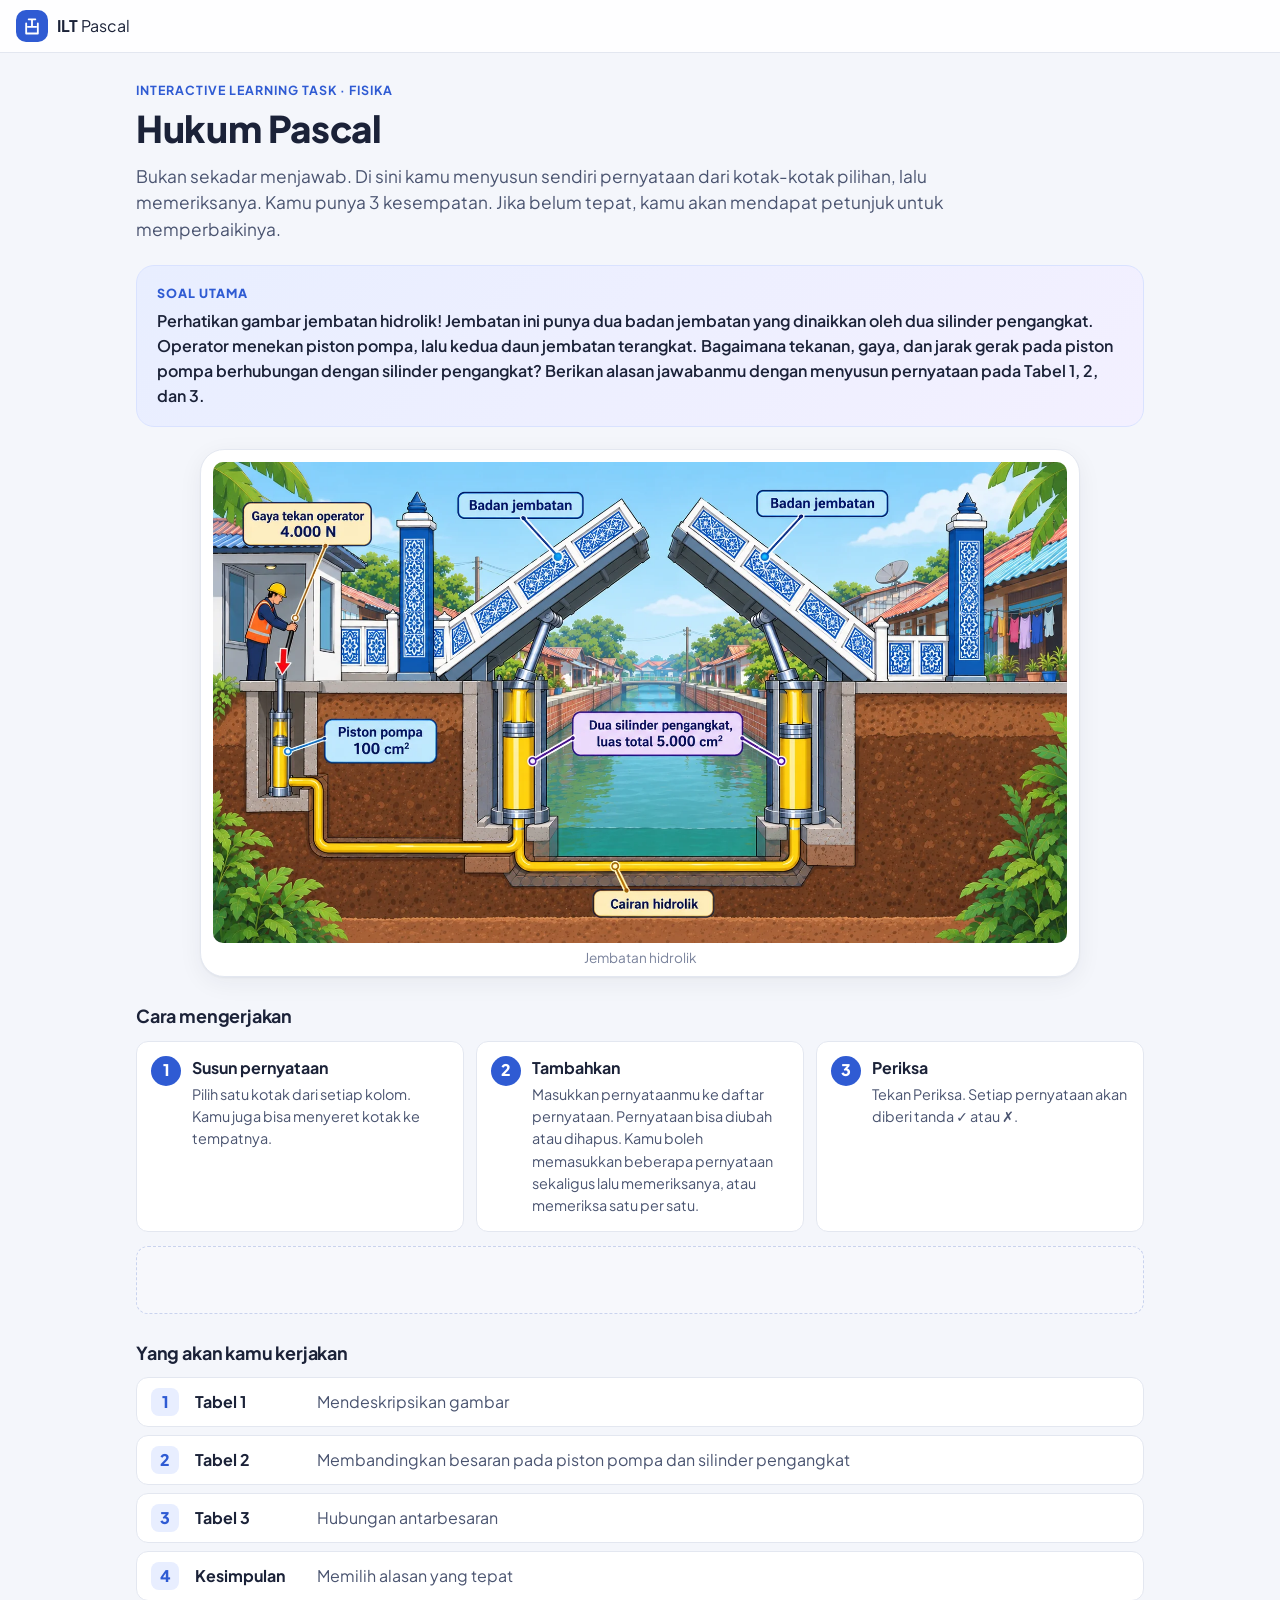
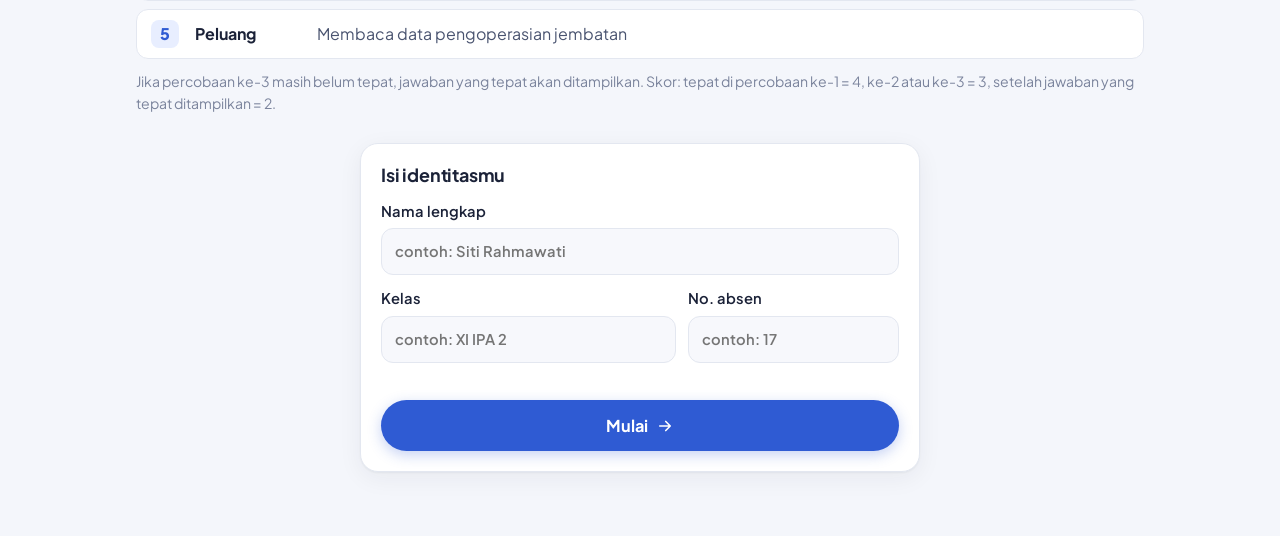
<file: index.html>
<!doctype html>
<html lang="id">
<head>
  <meta charset="utf-8">
  <meta name="viewport" content="width=device-width, initial-scale=1, viewport-fit=cover">
  <title>ILT Hukum Pascal</title>
  <meta name="description" content="Interactive Learning Task: menyusun alasan tentang Hukum Pascal pada jembatan hidrolik.">
  <meta name="theme-color" content="#2f5bd3">
  <link rel="icon" href="data:image/svg+xml,%3Csvg xmlns='http://www.w3.org/2000/svg' viewBox='0 0 32 32'%3E%3Crect width='32' height='32' rx='8' fill='%232f5bd3'/%3E%3Cpath d='M8 13v12h16V13' fill='none' stroke='%23fff' stroke-width='3' stroke-linecap='round' stroke-linejoin='round'/%3E%3Cpath d='M11 18h10M16 18V7M12 7h8' fill='none' stroke='%23f5c451' stroke-width='3' stroke-linecap='round'/%3E%3C/svg%3E">
  <link rel="preconnect" href="https://fonts.googleapis.com">
  <link rel="preconnect" href="https://fonts.gstatic.com" crossorigin>
  <link href="https://fonts.googleapis.com/css2?family=Plus+Jakarta+Sans:wght@400;500;600;700;800&display=swap" rel="stylesheet">
  <link rel="stylesheet" href="assets/css/style.css">
  <link rel="preload" as="image" href="assets/img/jembatan.webp">
</head>
<body>
  <div id="app"><noscript>Aktifkan JavaScript untuk mengerjakan tugas ini.</noscript></div>
  <script src="assets/js/config.js"></script>
  <script src="assets/js/content.js"></script>
  <script src="assets/js/app.js"></script>
</body>
</html>
</file>
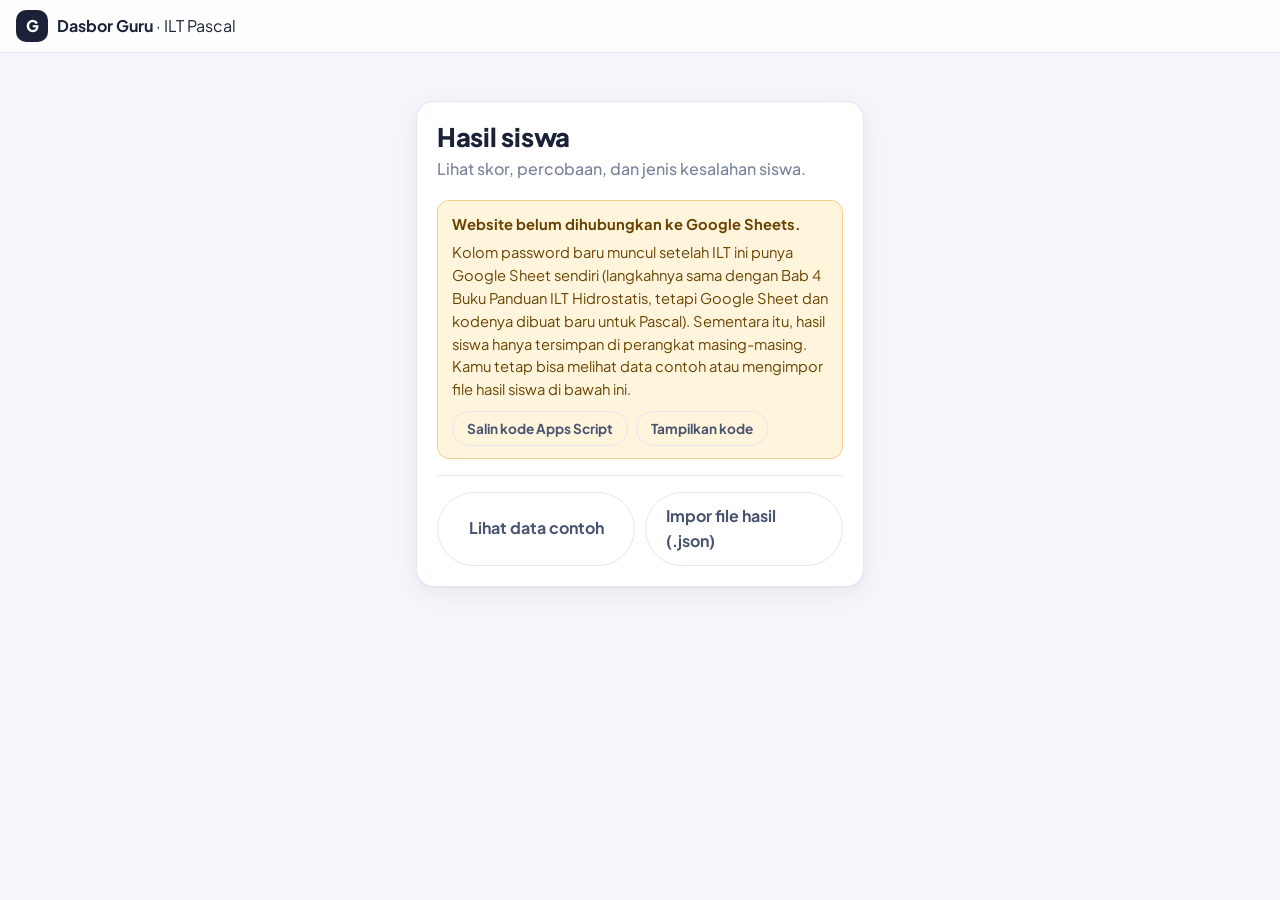
<file: guru.html>
<!doctype html>
<html lang="id">
<head>
  <meta charset="utf-8">
  <meta name="viewport" content="width=device-width, initial-scale=1, viewport-fit=cover">
  <title>Dasbor Guru ILT Pascal</title>
  <meta name="description" content="Dasbor guru untuk hasil ILT Hukum Pascal.">
  <meta name="robots" content="noindex">
  <meta name="theme-color" content="#2f5bd3">
  <link rel="icon" href="data:image/svg+xml,%3Csvg xmlns='http://www.w3.org/2000/svg' viewBox='0 0 32 32'%3E%3Crect width='32' height='32' rx='8' fill='%231b2238'/%3E%3Cpath d='M8 13v12h16V13' fill='none' stroke='%23fff' stroke-width='3' stroke-linecap='round' stroke-linejoin='round'/%3E%3Cpath d='M11 18h10M16 18V7M12 7h8' fill='none' stroke='%23f5c451' stroke-width='3' stroke-linecap='round'/%3E%3C/svg%3E">
  <link rel="preconnect" href="https://fonts.googleapis.com">
  <link rel="preconnect" href="https://fonts.gstatic.com" crossorigin>
  <link href="https://fonts.googleapis.com/css2?family=Plus+Jakarta+Sans:wght@400;500;600;700;800&display=swap" rel="stylesheet">
  <link rel="stylesheet" href="assets/css/style.css">
  <link rel="stylesheet" href="assets/css/guru.css">
</head>
<body class="guru">
  <div id="app"></div>
  <script src="assets/js/config.js"></script>
  <script src="assets/js/content.js"></script>
  <script src="assets/js/guru.js"></script>
</body>
</html>
</file>
<file: assets/css/style.css>
/* ILT Hukum Pascal */
:root {
  --bg: #f4f6fb;
  --surface: #ffffff;
  --surface-2: #f7f8fc;
  --ink: #1b2238;
  --ink-2: #4a5470;
  --muted: #7a839c;
  --line: #e3e7f0;
  --primary: #2f5bd3;
  --primary-ink: #ffffff;
  --primary-soft: #e8eeff;
  --gold: #f6d77e;
  --ok: #15803d;
  --ok-soft: #e6f6ec;
  --bad: #c2362f;
  --bad-soft: #fdecea;
  --hint: #9a5b00;
  --hint-soft: #fff4dc;
  --radius: 18px;
  --radius-sm: 12px;
  --shadow: 0 1px 2px rgba(27, 34, 56, .05), 0 6px 24px rgba(27, 34, 56, .06);
  --font: "Plus Jakarta Sans", system-ui, -apple-system, "Segoe UI", sans-serif;
  color-scheme: light;
}

* { box-sizing: border-box; }
html { -webkit-text-size-adjust: 100%; scroll-padding-top: calc(var(--topbar-h, 60px) + var(--dock-h, 0px) + 12px); }
body {
  margin: 0;
  background: var(--bg);
  color: var(--ink);
  font-family: var(--font);
  font-size: 16px;
  line-height: 1.55;
  min-height: 100vh;
}
body.noscroll { overflow: hidden; }
h1, h2, h3 { line-height: 1.2; margin: 0; letter-spacing: -0.01em; }
h1 { font-size: clamp(1.6rem, 4.5vw, 2.3rem); font-weight: 800; }
h2 { font-size: 1.12rem; font-weight: 700; }
h3 { font-size: 1rem; font-weight: 700; }
p { margin: 0; }
button { font: inherit; color: inherit; cursor: pointer; }
button:disabled { cursor: not-allowed; }
svg { display: block; }
.muted { color: var(--muted); font-weight: 500; }
.grow { flex: 1; }
:focus-visible { outline: 3px solid color-mix(in srgb, var(--primary) 55%, transparent); outline-offset: 2px; border-radius: 10px; }

/* ---------- buttons ---------- */
.btn-primary, .btn-ghost, .btn-danger {
  display: inline-flex; align-items: center; justify-content: center; gap: 8px;
  border-radius: 999px; border: 0; padding: 11px 20px; font-weight: 700;
  transition: transform .12s ease, background .15s ease, box-shadow .15s ease, opacity .15s;
  min-height: 44px;
}
.btn-primary { background: var(--primary); color: var(--primary-ink); box-shadow: 0 4px 14px rgba(47, 91, 211, .28); }
.btn-primary:hover:not(:disabled) { transform: translateY(-1px); box-shadow: 0 6px 18px rgba(47, 91, 211, .35); }
.btn-primary:active:not(:disabled) { transform: translateY(0) scale(.98); }
.btn-primary:disabled { opacity: .45; box-shadow: none; }
.btn-primary svg, .btn-ghost svg { width: 18px; height: 18px; }
.btn-primary.big { padding: 13px 26px; font-size: 1.02rem; }
.btn-ghost { background: transparent; color: var(--ink-2); border: 1.5px solid var(--line); }
.btn-ghost:hover:not(:disabled) { background: var(--surface-2); border-color: #cfd5e3; }
.btn-ghost:disabled { opacity: .45; }
.btn-ghost.small { min-height: 34px; padding: 6px 14px; font-size: .85rem; }
.btn-danger { background: var(--bad); color: #fff; }
.icon-btn {
  width: 36px; height: 36px; display: inline-grid; place-items: center;
  border: 0; background: transparent; border-radius: 10px; color: var(--muted);
}
.icon-btn:hover { background: var(--surface-2); color: var(--ink); }
.icon-btn svg { width: 18px; height: 18px; }
.row-actions { display: flex; gap: 10px; justify-content: flex-end; flex-wrap: wrap; margin-top: 14px; }

/* ---------- top bar ---------- */
.topbar {
  position: sticky; top: 0; z-index: 20;
  display: flex; align-items: center; gap: 16px;
  padding: 10px max(16px, env(safe-area-inset-left));
  background: color-mix(in srgb, var(--surface) 88%, transparent);
  backdrop-filter: blur(10px);
  border-bottom: 1px solid var(--line);
}
.brand { display: flex; align-items: center; gap: 9px; font-size: 1rem; white-space: nowrap; }
.brand-mark { width: 32px; height: 32px; border-radius: 10px; background: var(--primary); color: #fff; display: grid; place-items: center; }
.brand-mark svg { width: 20px; height: 20px; }
.stepper { flex: 1; display: flex; justify-content: center; gap: 6px; list-style: none; margin: 0; padding: 0; min-width: 0; }
.step { display: flex; align-items: center; gap: 7px; padding: 5px 11px 5px 5px; border-radius: 999px; color: var(--muted); font-size: .85rem; font-weight: 600; white-space: nowrap; }
.step-n { width: 24px; height: 24px; border-radius: 50%; display: grid; place-items: center; background: var(--surface-2); border: 1.5px solid var(--line); font-size: .78rem; }
.step-n svg { width: 14px; height: 14px; }
.step.current { background: var(--primary-soft); color: var(--primary); }
.step.current .step-n { background: var(--primary); color: #fff; border-color: var(--primary); }
.step.done { color: var(--ok); }
.step.done .step-n { background: var(--ok); border-color: var(--ok); color: #fff; }
.top-right { display: flex; align-items: center; gap: 10px; }
.progress { height: 4px; background: var(--line); }
.progress span { display: block; height: 100%; background: linear-gradient(90deg, var(--primary), #5b8cff); transition: width .5s ease; }

/* ---------- cards ---------- */
.card { background: var(--surface); border: 1px solid var(--line); border-radius: var(--radius); padding: 20px; box-shadow: var(--shadow); }
.card + .card, .card + .next-bar, .feedback + .card { margin-top: 16px; }
.card-head { display: flex; align-items: center; justify-content: space-between; gap: 10px; margin-bottom: 10px; }
.count { min-width: 28px; height: 28px; padding: 0 8px; border-radius: 999px; background: var(--primary-soft); color: var(--primary); font-weight: 800; display: grid; place-items: center; font-size: .85rem; }
.eyebrow { font-size: .78rem; font-weight: 700; letter-spacing: .08em; text-transform: uppercase; color: var(--primary); margin-bottom: 6px; }
.lead { color: var(--ink-2); margin-top: 8px; font-size: 1.02rem; }
.note { color: var(--muted); font-size: .88rem; margin-top: 12px; }

/* ---------- intro ---------- */
.intro { max-width: 1040px; margin: 0 auto; padding: 28px 16px 64px; display: grid; gap: 28px; }
.hero { display: grid; grid-template-columns: 1fr; gap: 22px; }
.hero-sub { color: var(--ink-2); font-size: 1.08rem; margin-top: 12px; max-width: 70ch; }
.question-card { margin-top: 22px; background: linear-gradient(135deg, var(--primary-soft), #f3f0ff); border: 1px solid #d9e2ff; border-radius: var(--radius); padding: 18px 20px; }
.qc-label { font-size: .78rem; font-weight: 800; text-transform: uppercase; letter-spacing: .08em; color: var(--primary); margin-bottom: 6px; }
.question-card p { font-weight: 600; }
.hero-fig { margin: 0; background: var(--surface); border: 1px solid var(--line); border-radius: 24px; padding: 12px 12px 8px; box-shadow: var(--shadow); max-width: 880px; width: 100%; justify-self: center; }
.hero-fig figcaption { text-align: center; color: var(--muted); font-size: .85rem; padding-top: 4px; }
.how h2, .plan h2 { margin-bottom: 14px; }
.how-steps { list-style: none; padding: 0; margin: 0; display: grid; grid-template-columns: repeat(3, 1fr); gap: 12px; }
.how-steps li { background: var(--surface); border: 1px solid var(--line); border-radius: var(--radius-sm); padding: 14px; display: flex; gap: 11px; align-items: flex-start; }
.how-steps p { color: var(--ink-2); font-size: .9rem; margin-top: 2px; }
.how-n { flex: none; width: 30px; height: 30px; border-radius: 50%; background: var(--primary); color: #fff; font-weight: 800; display: grid; place-items: center; }
.demo { margin-top: 14px; display: flex; gap: 8px; align-items: center; flex-wrap: wrap; padding: 14px; border: 1.5px dashed #c9d3ee; border-radius: var(--radius-sm); background: var(--surface-2); }
.demo-chip { padding: 7px 13px; border-radius: 10px; background: var(--surface); border: 1.5px solid var(--primary); color: var(--primary); font-weight: 700; font-size: .9rem; opacity: 0; animation: demoIn 6s infinite; }
.demo-chip.c2 { animation-delay: .5s; }
.demo-chip.c3 { animation-delay: 1s; }
.demo-check { width: 30px; height: 30px; border-radius: 50%; background: var(--ok); color: #fff; display: grid; place-items: center; opacity: 0; animation: demoIn 6s infinite 1.6s; }
.demo-check svg { width: 18px; height: 18px; }
@keyframes demoIn { 0% { opacity: 0; transform: translateY(8px); } 8%, 80% { opacity: 1; transform: none; } 92%, 100% { opacity: 0; } }
.plan-list { list-style: none; padding: 0; margin: 0; display: grid; gap: 8px; }
.plan-list li { display: grid; grid-template-columns: 32px 110px 1fr; gap: 12px; align-items: center; background: var(--surface); border: 1px solid var(--line); border-radius: var(--radius-sm); padding: 10px 14px; }
.plan-list span { color: var(--ink-2); }
.plan-n { width: 28px; height: 28px; border-radius: 8px; background: var(--primary-soft); color: var(--primary) !important; font-weight: 800; display: grid; place-items: center; }
.start { max-width: 560px; width: 100%; justify-self: center; }
.start h2 { margin-bottom: 14px; }
form label { display: grid; gap: 6px; font-weight: 600; font-size: .92rem; margin-bottom: 12px; }
input {
  font: inherit; color: var(--ink); width: 100%;
  border: 1.5px solid var(--line); background: var(--surface-2);
  border-radius: var(--radius-sm); padding: 11px 13px; transition: border-color .15s, background .15s;
}
input:focus { outline: none; border-color: var(--primary); background: var(--surface); }
.row2 { display: grid; grid-template-columns: 1.4fr 1fr; gap: 12px; }
.form-err { color: var(--bad); font-weight: 600; font-size: .9rem; min-height: 1.2em; margin-bottom: 8px; }
.start .btn-primary { width: 100%; }

/* ---------- task layout ---------- */
.layout { max-width: 1180px; margin: 0 auto; padding: 22px 16px 96px; display: grid; grid-template-columns: 410px minmax(0, 1fr); gap: 24px; align-items: start; }
.side { position: sticky; top: 76px; display: grid; gap: 14px; }
.fig-card { padding: 14px 14px 10px; }
.fig-foot { display: flex; align-items: center; justify-content: space-between; gap: 10px; margin-top: 8px; }
.fig-cap { font-size: .8rem; color: var(--muted); }
.task-head { margin-bottom: 18px; }
.task-head .question-card { margin-top: 12px; padding: 12px 16px; border-radius: var(--radius-sm); }
.task-head .question-card p { font-size: .95rem; }
.notes h3 { margin-bottom: 8px; }
.notes details { border-top: 1px solid var(--line); padding: 8px 0 4px; }
.notes summary { font-weight: 700; font-size: .88rem; color: var(--ink-2); cursor: pointer; }
.notes ul { list-style: none; padding: 0; margin: 6px 0 0; display: grid; gap: 5px; }
.notes li { display: flex; gap: 7px; font-size: .84rem; color: var(--ink-2); }
.notes li svg { flex: none; width: 15px; height: 15px; color: var(--ok); margin-top: 3px; }

/* ---------- gambar jembatan hidrolik ---------- */
.bridge { position: relative; container-type: inline-size; line-height: 0; }
.bridge img { display: block; width: 100%; height: auto; border-radius: 10px; }
/* cincin sorotan pada bagian yang dipilih siswa */
.fig-mark { position: absolute; z-index: 1; width: 11cqw; height: 11cqw; transform: translate(-50%, -50%); border-radius: 50%; border: 3px solid #e11d48; box-shadow: 0 0 0 2px #fff, inset 0 0 0 2px #fff; opacity: 0; pointer-events: none; transition: opacity .15s; }
.fig-mark::after { content: ""; position: absolute; inset: -3px; border-radius: 50%; border: 3px solid #e11d48; opacity: 0; }
.hl-operator .fig-mark-operator, .hl-piston .fig-mark-piston, .hl-silinder .fig-mark-silinder, .hl-badan .fig-mark-badan { opacity: 1; }
.hl-operator .fig-mark-operator::after, .hl-piston .fig-mark-piston::after, .hl-silinder .fig-mark-silinder::after, .hl-badan .fig-mark-badan::after { animation: ping 1.4s ease-out infinite; }
@keyframes ping { 0% { transform: scale(1); opacity: .9; } 100% { transform: scale(1.7); opacity: 0; } }
/* label besar, hanya saat gambar tampil kecil supaya tulisannya tetap terbaca */
.fig-lb { display: none; position: absolute; transform: translate(-50%, -50%); background: #fff; color: var(--ink); border: 1px solid #94a3c4; border-radius: 4px; padding: 2px 4px; font-size: clamp(9px, 2.95cqw, 12px); font-weight: 800; line-height: 1.12; text-align: center; white-space: nowrap; pointer-events: none; }
@container (max-width: 560px) { .fig-lb { display: block; } }

/* ---------- builder ---------- */
.tip { color: var(--ink-2); font-size: .9rem; background: var(--surface-2); border-radius: var(--radius-sm); padding: 10px 12px; margin-bottom: 14px; }
.tip-toggle { display: none; }
.strip {
  display: flex; flex-wrap: wrap; align-items: center; gap: 8px;
  min-height: 64px; padding: 12px; border-radius: var(--radius-sm);
  border: 2px dashed #cdd6ec; background: #fbfcff; transition: border-color .2s, background .2s;
}
.strip.ready { border-style: solid; border-color: var(--primary); background: var(--primary-soft); }
.slot { border-radius: 10px; padding: 8px 12px; font-weight: 700; font-size: .93rem; min-height: 40px; display: inline-flex; align-items: center; }
.slot.empty { border: 1.5px dashed #b9c4e0; color: var(--muted); background: var(--surface); font-weight: 600; font-style: italic; }
.slot.filled { border: 0; background: var(--primary); color: #fff; animation: pop .25s ease; }
.slot.filled:hover { background: #2448b0; }
.slot.drop-ok { border-color: var(--primary); background: var(--primary-soft); }
.slot.drop-over { transform: scale(1.06); box-shadow: 0 0 0 3px rgba(47, 91, 211, .25); }
.word { font-weight: 600; color: var(--ink-2); padding: 0 2px; }
.word.auto { background: #eef1f8; border-radius: 8px; padding: 6px 10px; color: var(--ink); }
.word.auto.ph { color: var(--muted); font-style: italic; }
.groups { display: grid; grid-template-columns: repeat(auto-fit, minmax(190px, 1fr)); gap: 14px; margin-top: 16px; }
.group-label { display: flex; align-items: center; gap: 7px; font-size: .78rem; font-weight: 800; text-transform: uppercase; letter-spacing: .06em; color: var(--muted); margin-bottom: 8px; }
.group-label span { width: 20px; height: 20px; border-radius: 6px; background: var(--surface-2); border: 1px solid var(--line); display: grid; place-items: center; font-size: .72rem; color: var(--ink-2); }
.chips { display: flex; flex-direction: column; gap: 7px; }
.chip {
  text-align: left; border: 1.5px solid var(--line); background: var(--surface);
  border-radius: 10px; padding: 9px 12px; font-weight: 600; font-size: .92rem; line-height: 1.3;
  transition: border-color .15s, background .15s, transform .1s, color .15s;
  touch-action: manipulation;
}
.chip:hover:not(:disabled) { border-color: var(--primary); color: var(--primary); }
.chip:active:not(:disabled) { transform: scale(.98); }
.chip.on { background: var(--primary); border-color: var(--primary); color: #fff; }
.chip:disabled { opacity: .35; text-decoration: line-through; }
.chip[draggable="true"] { cursor: grab; }

/* ---------- answer list ---------- */
.items { list-style: none; padding: 0; margin: 0; display: grid; gap: 8px; }
.item { display: flex; align-items: center; gap: 11px; padding: 9px 9px 9px 11px; border-radius: var(--radius-sm); border: 1.5px solid var(--line); background: var(--surface-2); transition: background .2s, border-color .2s; }
.item.ok { background: var(--ok-soft); border-color: #b9e3c7; }
.item.bad { background: var(--bad-soft); border-color: #f2c2bd; }
.item.just-added { animation: slideIn .35s ease; }
.item-badge { flex: none; width: 28px; height: 28px; border-radius: 50%; display: grid; place-items: center; background: var(--surface); border: 1.5px solid var(--line); font-weight: 800; font-size: .8rem; color: var(--muted); }
.item.ok .item-badge { background: var(--ok); color: #fff; border-color: var(--ok); }
.item.bad .item-badge { background: var(--bad); color: #fff; border-color: var(--bad); }
.item-badge svg { width: 16px; height: 16px; }
.item-text { flex: 1; font-weight: 600; }
.item-act { display: flex; flex: none; }
.empty-note { color: var(--muted); font-size: .92rem; padding: 6px 2px; }

/* ---------- choice ---------- */
.q-label { display: inline-block; font-size: .75rem; font-weight: 800; letter-spacing: .06em; text-transform: uppercase; background: var(--primary-soft); color: var(--primary); padding: 3px 9px; border-radius: 999px; margin-bottom: 8px; }
.q-prompt { margin-bottom: 14px; font-size: 1.1rem; }
.options { display: grid; gap: 9px; }
.option {
  display: flex; gap: 12px; align-items: flex-start; text-align: left;
  border: 1.5px solid var(--line); background: var(--surface); border-radius: var(--radius-sm);
  padding: 12px 14px; font-weight: 600; transition: border-color .15s, background .15s;
}
.option:hover:not(:disabled) { border-color: var(--primary); }
.option.on { border-color: var(--primary); background: var(--primary-soft); }
.option.ok { border-color: var(--ok); background: var(--ok-soft); }
.option.bad { border-color: var(--bad); background: var(--bad-soft); }
.option:disabled { cursor: default; }
.opt-letter { flex: none; width: 28px; height: 28px; border-radius: 8px; display: grid; place-items: center; background: var(--surface-2); border: 1.5px solid var(--line); font-weight: 800; text-transform: lowercase; }
.option.on .opt-letter { background: var(--primary); color: #fff; border-color: var(--primary); }
.option.ok .opt-letter { background: var(--ok); border-color: var(--ok); color: #fff; }
.option.bad .opt-letter { background: var(--bad); border-color: var(--bad); color: #fff; }
.opt-letter svg { width: 16px; height: 16px; }
.datastrip { display: flex; flex-wrap: wrap; gap: 8px; align-items: flex-end; margin-top: 14px; }
.datum { display: grid; text-align: center; background: var(--surface); border: 1.5px solid var(--line); border-radius: 12px; padding: 6px 12px; font-weight: 800; font-size: 1.1rem; font-variant-numeric: tabular-nums; animation: slideIn .4s ease both; animation-delay: calc(var(--i) * 80ms); }
.datum small { font-size: .68rem; font-weight: 700; color: var(--muted); }
.unit { color: var(--muted); font-weight: 700; padding-bottom: 8px; }

/* ---------- check ---------- */
.check-row { display: flex; align-items: center; justify-content: space-between; gap: 12px; flex-wrap: wrap; }
.attempt-note { color: var(--muted); font-weight: 600; font-size: .9rem; }
.next-bar { display: flex; justify-content: flex-end; }

/* ---------- feedback ---------- */
.feedback { border-width: 2px; scroll-margin-top: 90px; }
.feedback.complete { border-color: #9fd8b3; background: linear-gradient(180deg, var(--ok-soft), var(--surface) 70%); }
.feedback.incomplete { border-color: #f1d18a; background: linear-gradient(180deg, var(--hint-soft), var(--surface) 70%); }
.feedback.wrong { border-color: #efb8b2; background: linear-gradient(180deg, var(--bad-soft), var(--surface) 70%); }
.feedback.pop { animation: pop .35s ease; }
.fb-head { display: flex; align-items: center; justify-content: space-between; margin-bottom: 10px; }
.fb-title { font-weight: 800; font-size: 1.1rem; }
.fb-att { font-size: .8rem; font-weight: 700; color: var(--muted); background: var(--surface); border: 1px solid var(--line); border-radius: 999px; padding: 3px 10px; }
.msg { display: flex; gap: 10px; align-items: flex-start; padding: 8px 0; }
.msg + .msg { border-top: 1px dashed var(--line); }
.msg-ic { flex: none; width: 28px; height: 28px; border-radius: 50%; display: grid; place-items: center; color: #fff; }
.msg-ic svg { width: 16px; height: 16px; }
.msg.ok .msg-ic { background: var(--ok); }
.msg.bad .msg-ic { background: var(--bad); }
.msg.hint .msg-ic { background: #e6a417; }
.msg p { padding-top: 2px; }
.kcr { margin-top: 12px; border-radius: var(--radius-sm); background: var(--surface); border: 1.5px solid #d6defa; padding: 12px 14px; }
.kcr-head { display: flex; align-items: center; gap: 8px; color: var(--primary); margin-bottom: 8px; }
.kcr-head svg { width: 20px; height: 20px; }
.kcr-list { list-style: none; padding: 0; margin: 0; display: grid; gap: 8px; }
.kcr-list li { display: grid; gap: 2px; padding: 8px 10px; border-radius: 10px; background: var(--surface-2); }
.kcr-list s { color: var(--bad); font-size: .88rem; }
.kcr-list span { font-weight: 700; color: var(--ok); }
.kcr-list.plain span { color: var(--ink); }
.kcr-list em { font-style: normal; font-weight: 600; color: var(--ink-2); font-size: .92rem; }
.kcr-note { color: var(--ink-2); font-size: .9rem; margin-top: 10px; }

/* ---------- done ---------- */
.finish { max-width: 760px; margin: 0 auto; padding: 32px 16px 72px; display: grid; gap: 16px; }
.finish .card + .card { margin-top: 0; }
.done-hero { text-align: center; position: relative; padding: 18px 0 6px; }
.burst { position: absolute; inset: 0; pointer-events: none; }
.burst i { position: absolute; left: 50%; top: 40%; width: 9px; height: 9px; border-radius: 3px; background: var(--primary); opacity: 0; animation: burst 1.3s ease-out forwards; }
.burst i:nth-child(3n) { background: var(--gold); }
.burst i:nth-child(3n+1) { background: #7cc0f2; }
.burst i:nth-child(1) { --dx: -170px; --dy: -60px; } .burst i:nth-child(2) { --dx: 160px; --dy: -70px; }
.burst i:nth-child(3) { --dx: -120px; --dy: 40px; } .burst i:nth-child(4) { --dx: 130px; --dy: 50px; }
.burst i:nth-child(5) { --dx: -60px; --dy: -90px; } .burst i:nth-child(6) { --dx: 70px; --dy: -95px; }
.burst i:nth-child(7) { --dx: -210px; --dy: 10px; } .burst i:nth-child(8) { --dx: 205px; --dy: 5px; }
.burst i:nth-child(9) { --dx: -20px; --dy: -110px; } .burst i:nth-child(10) { --dx: 30px; --dy: 70px; }
.burst i:nth-child(11) { --dx: -90px; --dy: 80px; } .burst i:nth-child(12) { --dx: 100px; --dy: -20px; }
@keyframes burst { 0% { opacity: 1; transform: translate(0, 0) rotate(0); } 100% { opacity: 0; transform: translate(var(--dx), var(--dy)) rotate(220deg); } }
.res-grid { display: grid; grid-template-columns: 1fr 1fr; gap: 16px; }
.big-score { display: grid; gap: 4px; text-align: center; background: linear-gradient(160deg, var(--primary), #4f7cf0); color: #fff; border: 0; }
.big-score.alt { background: linear-gradient(160deg, #c98a12, #e4ac36); }
.bs-label { font-weight: 700; opacity: .9; }
.bs-val { font-size: 3.2rem; line-height: 1; font-weight: 800; }
.bs-val small { font-size: 1.2rem; opacity: .8; }
.bs-sub { font-size: .8rem; opacity: .85; }
.res-list { list-style: none; padding: 0; margin: 12px 0 0; display: grid; gap: 8px; }
.res-row { display: grid; grid-template-columns: 110px 1fr auto 28px; gap: 12px; align-items: center; padding: 10px 12px; border-radius: var(--radius-sm); background: var(--surface-2); }
.res-name { font-weight: 800; }
.res-note { color: var(--ink-2); font-size: .88rem; }
.res-score { font-size: 1.2rem; text-align: right; }
.pips { display: flex; gap: 4px; }
.pips i { width: 14px; height: 14px; border-radius: 4px; background: var(--line); }
.pips i.on { background: var(--primary); }
.res-row.s2 .pips i.on, .res-row.s1 .pips i.on { background: #e6a417; }
.send p { color: var(--ink-2); }
.sent { display: flex; gap: 12px; align-items: flex-start; }
.sent > svg { flex: none; width: 36px; height: 36px; padding: 7px; border-radius: 50%; background: var(--ok); color: #fff; }

/* ---------- misc ---------- */
.fig-dock { display: none; }
#toast {
  position: fixed; left: 50%; bottom: 24px; transform: translate(-50%, 20px); z-index: 60;
  background: #1b2238; color: #fff; padding: 11px 18px; border-radius: 999px; font-weight: 600; font-size: .92rem;
  opacity: 0; pointer-events: none; transition: all .25s ease; width: max-content; max-width: calc(100vw - 32px); text-align: center;
}
#toast.show { opacity: 1; transform: translate(-50%, 0); }
.modal-back { position: fixed; inset: 0; z-index: 50; background: rgba(20, 26, 44, .5); display: grid; place-items: center; padding: 16px; animation: fade .2s; }
.modal { position: relative; background: var(--surface); border-radius: 22px; padding: 24px; max-width: 460px; width: 100%; max-height: 90vh; overflow: auto; box-shadow: 0 20px 60px rgba(0, 0, 0, .25); animation: pop .25s ease; }
.modal h2 { margin-bottom: 8px; }
.modal p { color: var(--ink-2); }
.modal-x { position: absolute; top: 10px; right: 10px; }
.modal.fig { max-width: 880px; }
.fig-modal { overflow-x: auto; border-radius: 10px; margin-top: 26px; }
.fig-modal .bridge { width: max(100%, 720px); }
.fig-hint { display: none; font-size: .8rem; margin-top: 6px; }
.modal .notes { margin-top: 12px; box-shadow: none; }
.enter { animation: enter .35s ease both; }
@keyframes enter { from { opacity: 0; transform: translateY(10px); } to { opacity: 1; transform: none; } }
@keyframes pop { 0% { transform: scale(.96); } 60% { transform: scale(1.015); } 100% { transform: scale(1); } }
@keyframes slideIn { from { opacity: 0; transform: translateY(6px); } to { opacity: 1; transform: none; } }
@keyframes fade { from { opacity: 0; } }

/* ---------- responsive ---------- */
@media (max-width: 980px) {
  .step-t { display: none; }
  .step { padding: 4px; }
}
@media (max-width: 900px) {
  .layout { grid-template-columns: 1fr; padding-top: 16px; }
  .side { display: none; }
  /* gambar kecil yang menempel di bawah top bar selama mengerjakan */
  .fig-dock {
    display: block; position: sticky; top: var(--topbar-h, 60px); z-index: 15;
    margin: -4px 0 16px; padding: 6px; background: var(--surface); border: 1px solid var(--line);
    border-radius: 16px; box-shadow: 0 6px 18px rgba(27, 34, 56, .12);
  }
  .fig-dock .bridge { width: min(100%, calc(min(30vh, 240px) * 1.776)); margin: 0 auto; }
  .fd-btns { position: absolute; left: 10px; right: 10px; bottom: 10px; display: flex; justify-content: space-between; pointer-events: none; }
  .fd-btns .btn-ghost { pointer-events: auto; min-height: 30px; padding: 3px 11px; font-size: .78rem; background: rgba(255, 255, 255, .94); border-color: #94a3c4; color: var(--ink); }
  .fig-dock.closed { display: flex; align-items: center; padding: 6px 8px 6px 12px; gap: 10px; }
  .fig-dock.closed .fd-t { flex: 1; font-size: .85rem; color: var(--muted); }
  .fd-ic { display: grid; place-items: center; color: var(--primary); }
  .fd-ic svg { width: 20px; height: 20px; }
  .fig-hint { display: block; }
  .how-steps { grid-template-columns: 1fr 1fr; }
}
@media (max-width: 560px) {
  body { font-size: 15px; }
  .brand span:last-child { display: none; }
  body:not([data-screen="intro"]) .brand { display: none; }
  .topbar { gap: 8px; padding-left: 12px; padding-right: 12px; }
  .stepper { justify-content: flex-start; gap: 3px; }
  .step-n { width: 22px; height: 22px; }
  .card { padding: 16px; border-radius: 16px; }
  .how-steps { grid-template-columns: 1fr; }
  .plan-list li { grid-template-columns: 28px 1fr auto; }
  .plan-list li span:not(.plan-n) { grid-column: 2 / 4; grid-row: 2; font-size: .88rem; }
  .row2 { grid-template-columns: 1fr; gap: 0; }
  .groups { grid-template-columns: 1fr; }
  .chips { flex-direction: row; flex-wrap: wrap; }
  .res-grid { grid-template-columns: 1fr 1fr; gap: 10px; }
  .bs-val { font-size: 2.5rem; }
  .res-row { grid-template-columns: 1fr auto; }
  .res-row .res-note { grid-column: 1 / -1; grid-row: 2; }
  .res-row .pips { display: none; }
  .check-row .btn-primary { width: 100%; }
}
@media (prefers-reduced-motion: reduce) {
  *, *::before, *::after { animation: none !important; transition: none !important; }
  .demo-chip, .demo-check { opacity: 1; }
}
</file>
<file: assets/css/guru.css>
/* Dasbor guru */
.guru .brand-mark { background: var(--ink); font-weight: 800; }
.g-login { max-width: 480px; margin: 0 auto; padding: 48px 16px; }
.g-login h1 { font-size: 1.6rem; margin-bottom: 4px; }
.g-login .muted { margin-bottom: 18px; }
.g-login .btn-primary { width: 100%; }
.g-warn { background: var(--hint-soft); border: 1px solid #f1d18a; border-radius: var(--radius-sm); padding: 12px 14px; font-size: .92rem; color: #6b4300; }
.g-warn code, .g-login code { background: rgba(0, 0, 0, .06); padding: 1px 5px; border-radius: 5px; font-size: .85em; }
.g-warn p { margin: 6px 0 0; }
.g-warn-act { display: flex; flex-wrap: wrap; align-items: center; gap: 8px; margin-top: 10px; }
.code-box { display: block; width: 100%; height: 55vh; margin-top: 10px; padding: 10px 12px; resize: none; font: .78rem/1.5 Consolas, "Courier New", monospace; color: var(--ink); background: var(--surface-2); border: 1.5px solid var(--line); border-radius: var(--radius-sm); white-space: pre; overflow: auto; }
.g-alt { display: flex; gap: 10px; flex-wrap: wrap; margin-top: 16px; padding-top: 16px; border-top: 1px solid var(--line); }
.g-alt > * { flex: 1; }
.file-btn { cursor: pointer; }
.g-badge { font-size: .78rem; font-weight: 700; padding: 4px 10px; border-radius: 999px; background: var(--hint-soft); color: var(--hint); }
.g-badge.src { background: var(--ok-soft); color: var(--ok); }
.small { font-size: .84rem; }

.g-main { max-width: 1240px; margin: 0 auto; padding: 20px 16px 64px; display: grid; gap: 16px; }
.g-main .card + .card { margin-top: 0; }
.g-tools { display: flex; gap: 10px; flex-wrap: wrap; align-items: center; }
.g-tools select, .g-tools input[type=search] {
  font: inherit; border: 1.5px solid var(--line); background: var(--surface); border-radius: 999px; padding: 8px 14px; min-height: 40px; color: var(--ink);
}
.g-tools input[type=search] { width: auto; min-width: 220px; }

.g-tiles { display: grid; grid-template-columns: repeat(5, 1fr); gap: 12px; }
.g-tile { background: var(--surface); border: 1px solid var(--line); border-radius: var(--radius); padding: 14px 16px; box-shadow: var(--shadow); display: grid; gap: 2px; }
.g-tile span { font-size: .8rem; font-weight: 700; color: var(--muted); }
.g-tile b { font-size: 1.9rem; line-height: 1.1; font-variant-numeric: tabular-nums; }
.g-tile small { font-size: .9rem; color: var(--muted); font-weight: 600; }

.g-grid { display: grid; grid-template-columns: 1fr 1.3fr; gap: 16px; }
.g-grid h2 { margin-bottom: 2px; }
.g-grid .muted.small { margin-bottom: 14px; }
.bars { display: grid; gap: 9px; }
.bar-row { display: grid; grid-template-columns: 92px 1fr 34px 34px; gap: 10px; align-items: center; font-size: .88rem; }
.bar-row.err { grid-template-columns: minmax(0, 1.4fr) 1fr 38px 24px; }
.bar-name { font-weight: 600; color: var(--ink-2); overflow: hidden; text-overflow: ellipsis; white-space: nowrap; }
.bar-row.err .bar-name { white-space: normal; font-size: .8rem; line-height: 1.25; }
.bar-name b { color: var(--ink); }
.bar-track { height: 12px; border-radius: 999px; background: var(--surface-2); border: 1px solid var(--line); overflow: hidden; }
.bar-fill { display: block; height: 100%; border-radius: 999px; background: var(--primary); }
.bar-fill.warn { background: #e0912b; }
.bar-val { text-align: right; font-variant-numeric: tabular-nums; }
.bar-extra { color: var(--muted); font-size: .78rem; text-align: right; font-variant-numeric: tabular-nums; }

.g-table-card h2 { margin-bottom: 12px; }
.g-table-wrap { overflow-x: auto; margin: 0 -4px; }
.g-table { width: 100%; border-collapse: collapse; font-size: .9rem; min-width: 820px; }
.g-table th { text-align: left; font-size: .76rem; text-transform: uppercase; letter-spacing: .05em; color: var(--muted); font-weight: 700; padding: 8px 10px; border-bottom: 1.5px solid var(--line); white-space: nowrap; }
.g-table td { padding: 9px 10px; border-bottom: 1px solid var(--line); }
.g-table .c { text-align: center; }
.g-table tbody tr { cursor: pointer; transition: background .12s; }
.g-table tbody tr:hover, .g-table tbody tr:focus { background: var(--primary-soft); outline: none; }
.sc { display: inline-grid; place-items: center; width: 28px; height: 28px; border-radius: 8px; font-weight: 800; font-size: .88rem; }
.sc.s4 { background: var(--ok-soft); color: var(--ok); }
.sc.s3 { background: #e8f1ff; color: #2459b8; }
.sc.s2 { background: var(--hint-soft); color: var(--hint); }
.sc.s1 { background: var(--bad-soft); color: var(--bad); }

.modal.wide { max-width: 720px; }
.d-scores { display: flex; gap: 10px; margin: 12px 0; }
.d-scores span { background: var(--surface-2); border-radius: 999px; padding: 5px 14px; font-weight: 600; }
.d-screen { border-top: 1px solid var(--line); padding: 10px 0; }
.d-screen summary { display: flex; justify-content: space-between; align-items: center; cursor: pointer; }
.att { background: var(--surface-2); border-radius: var(--radius-sm); padding: 10px 12px; margin-top: 8px; }
.att-head { display: flex; gap: 10px; align-items: center; flex-wrap: wrap; font-size: .85rem; color: var(--ink-2); }
.att ul { list-style: none; padding: 0; margin: 8px 0 4px; display: grid; gap: 3px; font-size: .88rem; }
.att li { display: flex; gap: 7px; }
.att li span { width: 14px; flex: none; font-weight: 800; }
.att li.ok span { color: var(--ok); }
.att li.bad span { color: var(--bad); }
.att li em { font-style: normal; font-size: .75rem; font-weight: 700; color: var(--bad); background: var(--bad-soft); border-radius: 6px; padding: 0 6px; margin-left: 4px; }
.st { font-size: .74rem; font-weight: 700; border-radius: 999px; padding: 2px 8px; }
.st.complete { background: var(--ok-soft); color: var(--ok); }
.st.incomplete { background: var(--hint-soft); color: var(--hint); }
.st.wrong { background: var(--bad-soft); color: var(--bad); }
.st.key { background: var(--primary-soft); color: var(--primary); }

@media (max-width: 1000px) {
  .g-grid { grid-template-columns: 1fr; }
  .g-tiles { grid-template-columns: repeat(3, 1fr); }
}
@media (max-width: 560px) {
  .g-tiles { grid-template-columns: 1fr 1fr; }
  .g-tools input[type=search] { min-width: 0; flex: 1; }
  .brand span:last-child { display: inline; font-size: .9rem; }
}
</file>
